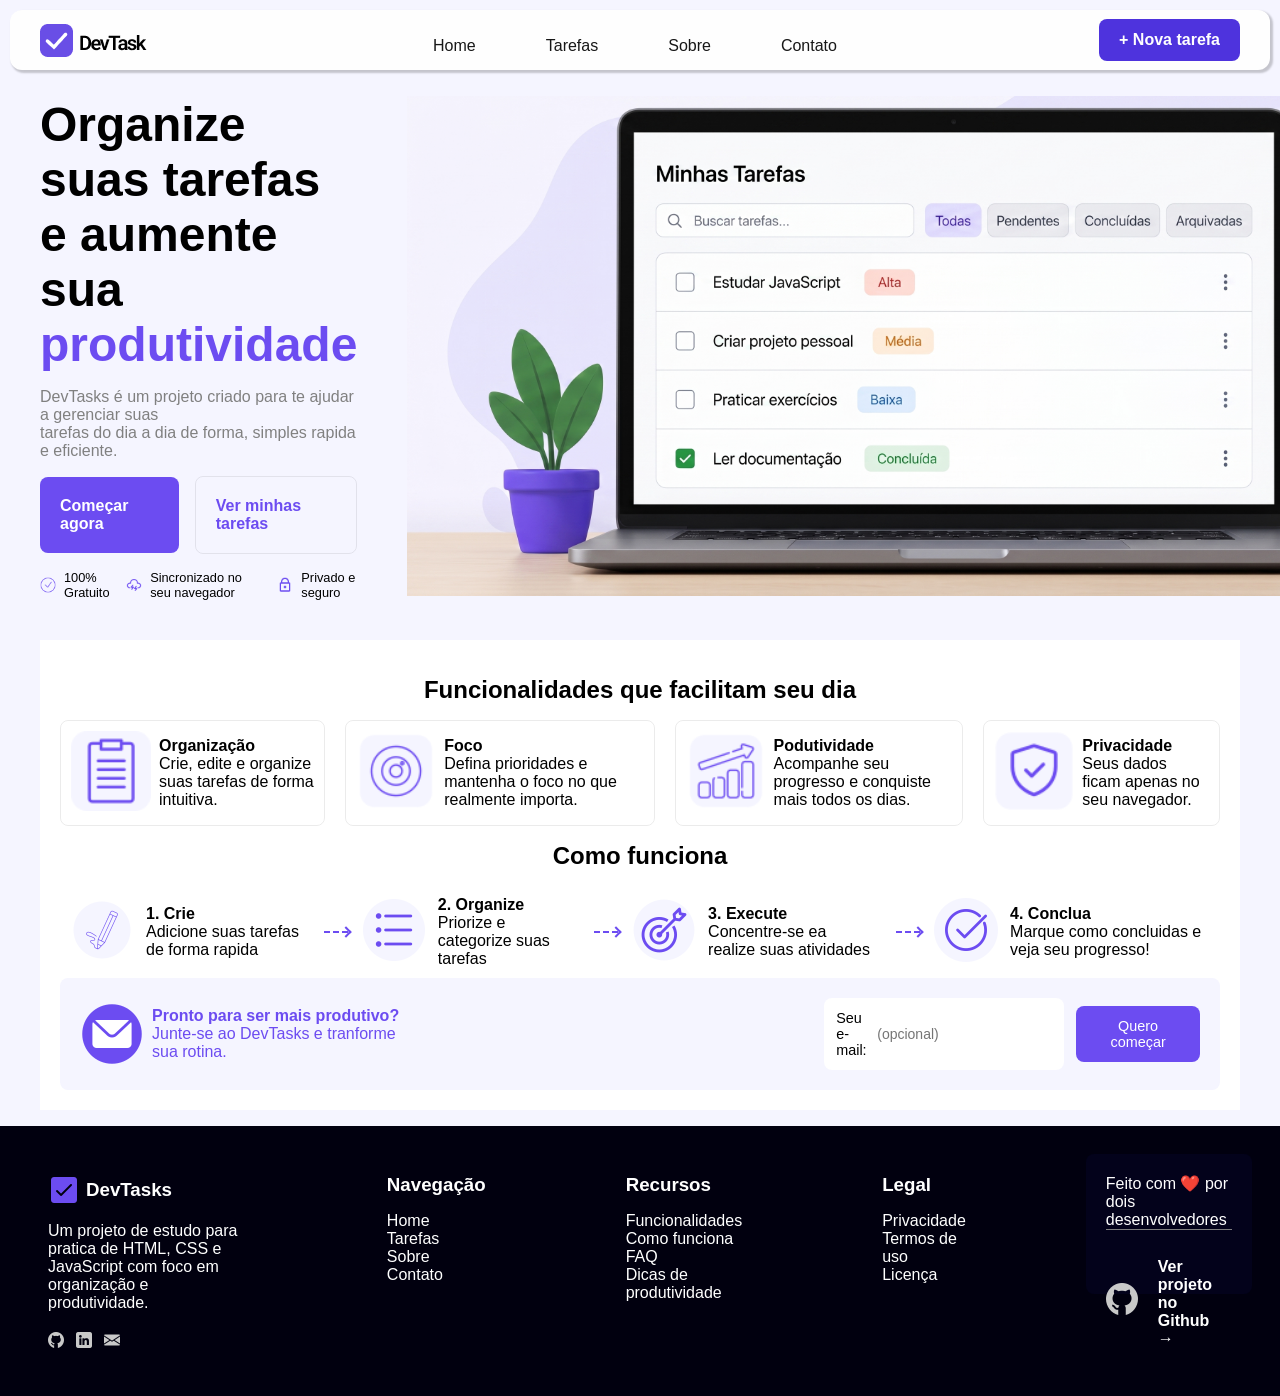
<file: index.html>
<!DOCTYPE html>
<html lang="pt-br">

<head>
    <meta charset="UTF-8">
    <meta name="viewport" content="width=device-width, initial-scale=1.0">
    <title>Projeto-maneger</title>
    <link rel="stylesheet" href="/css/reset.css" />
    <link rel="stylesheet" href="/css/variables.css" />
    <link rel="stylesheet" href="/css/style.css" />
    <link rel="stylesheet" href="../css/components.css" />
</head>

<body>
    <header class="cabecalho-principal">
        <div class="logo">
            <img src="../assets/icons/logo.png" alt="logo Dev task">
        </div>

        <nav class="menu-navegacao">
            <ul class="lista-links">
                <li class="item-link"><a href="../index.html" class="home">Home</a></li>
                <li class="item-link"><a href="/pages/tarefas.html" class="tarefas">Tarefas</a></li>
                <li class="item-link"><a href="#" class="sobre">Sobre</a></li>
                <li class="item-link"><a href="#" class="contato">Contato</a></li>
            </ul>

        </nav>
        <a class="btn-nova-tarefa" href="/pages/nova-tarefa.html">+ Nova tarefa</a>

    </header>

    <main class="conteudo-principal">
        <div class="conteudo-superior">
            <section class="conteudo">
                <h1>Organize suas tarefas <br> e aumente sua
                    <span class="destaque">produtividade</span>
                </h1>

                <p>DevTasks é um projeto criado para te ajudar a gerenciar suas <br> tarefas do dia a dia de forma,
                    simples rapida e eficiente.</p>

                <div class="botao-acao">
                    <a class="comecar-agora" href="#">Começar agora</a>
                    <a class="ver-minhas-tarefas" href="#">Ver minhas tarefas</a>
                </div>

                <div class="informacoes">
                    <span class="badge">
                        <img src="/assets/icons/check.png" alt="Icone de check">
                        100% Gratuito
                    </span>
                    <span class="badge">
                        <img src="/assets/icons/servidor.png" alt="Icone de nuvem">
                        Sincronizado no seu navegador
                    </span>
                    <span class="badge">
                        <img src="/assets/icons/cadeado.png" alt="Icone de cadeado">
                        Privado e seguro
                    </span>
                </div>
            </section>
            <section>
                <img src="./assets/images/computador-tarefas.jpg" alt="Interface Minhas Tarefas no Laptop">
            </section>
        </div>

        <div class="conteudo-inferior">
            <div class="funcionalidades">
                <h3>Funcionalidades que facilitam seu dia</h3>
                <div class="funcionalidades-box">
                    <div class="organizacao">
                        <section>
                            <img src="/assets/icons/prancheta.png" alt="Prancheta">
                        </section>
                        <section>
                            <h4>Organização</h4>
                            <span>Crie, edite e organize suas tarefas de forma intuitiva.</span>
                        </section>
                    </div>
                    <div class="foco">
                        <section>
                            <img src="/assets/icons/lente.png" alt="lente de foco">
                        </section>
                        <section>
                            <h4>Foco</h4>
                            <span>Defina prioridades e mantenha o foco no que realmente importa.</span>
                        </section>
                    </div>
                    <div class="produtividade">
                        <sectio>
                            <img src="/assets/icons/grafico.png" alt="grafico de produtividade">
                        </sectio>
                        <section>
                            <h4>Podutividade</h4>
                            <span>Acompanhe seu progresso e conquiste mais todos os dias.</span>
                        </section>
                    </div>
                    <div class="privacidade">
                        <sectio>
                            <img src="/assets/icons/escudo.png" alt="escudo de protecao">
                        </sectio>
                        <section>
                            <h4>Privacidade</h4>
                            <span>Seus dados ficam apenas no seu navegador.</span>
                        </section>
                    </div>
                </div>
            </div>



            <div class="como-funciona">
                <h3>Como funciona</h3>
                <div class="como-funciona-box">
                    <div class="crie">
                        <section>
                            <img src="/assets/icons/lapis-delineador.png" alt="lapis rabiscando">
                        </section>
                        <section>
                            <h4>1. Crie</h4>
                            <span>Adicione suas tarefas de forma rapida</span>
                        </section>
                    </div>
                    <div class="organize">
                        <section>
                            <img src="/assets/icons/barra-de-menu.png" alt="imagem do icone menu">
                        </section>
                        <section>
                            <h4>2. Organize</h4>
                            <span>Priorize e categorize suas tarefas</span>
                        </section>
                    </div>
                    <div class="execute">
                        <section>
                            <img src="/assets/icons/execute.png" alt="alvo com uma flecha no meio">
                        </section>
                        <section>
                            <h4>3. Execute</h4>
                            <span>Concentre-se ea realize suas atividades</span>
                        </section>
                    </div>
                    <div class="conclua">
                        <section>
                            <img src="/assets/icons/visto.png" alt="check">
                        </section>
                        <section>
                            <h4>4. Conclua</h4>
                            <span>Marque como concluidas e veja seu progresso!</span>
                        </section>
                    </div>
                </div>
            </div>
            <div class="caixa-email">
                <section class="pronto-para-produtividade">
                    <img src="/assets/icons/caixa-email.png" alt="caixa de e-mail">
                    <span>
                        <h4>Pronto para ser mais produtivo?</h4>
                        <div>Junte-se ao DevTasks e tranforme sua rotina.</div>
                    </span>
                </section>
                <section class="email-box">
                    <section class="email">
                        <label for="campo-email">Seu e-mail:</label>
                            <input 
                            type="email" 
                            id="campo-email" 
                            name="email" 
                            placeholder="(opcional)" 
                            required 
                            autocomplete="email">
                    </section>
                    <button class="quero-comecar" href="#">Quero começar</button>
                </section>
            </div>
        </div>
    </main>
    <footer class="rodape">
        <span class="dev">
            <span class="rodape-logo">
                <img src="/assets/icons/logo-check.png" alt="logo Dev tasks"> 
                <h3>DevTasks</h3>
            </span>
            <div>Um projeto de estudo para pratica de HTML, CSS e JavaScript com foco em organização e produtividade.</div>
            <span class="plataformas">
                <img src="/assets/icons/github.png" alt="logo do site github">
                <img src="/assets/icons/linkedin.png" alt="logo do linkedin">
                <img src="/assets/icons/o-email.png" alt="simbolo do e-mail">
            </span>
        </span>

        <span class="navegacao">
            <section>
                <h3>Navegação</h3>
            </section>
            <section>
                <div>Home</div>
                <div>Tarefas</div>
                <div>Sobre</div>
                <div>Contato</div>
            </section>
        </span>
        <span class="recursos">
            <h3>Recursos</h3>
            <div>Funcionalidades</div>
            <div>Como funciona</div>
            <div>FAQ</div>
            <div>Dicas de produtividade</div>
        </span>
        <span class="legalidade">
            <h3>Legal</h3>
            <div>Privacidade</div>
            <div>Termos de uso</div>
            <div>Licença</div>
        </span>
        <div class="feito">
            <section class="feito-com-amor">
                <span>Feito com ❤️ por dois desenvolvedores</span>
            </section>
            <section class="ver-projeto-box">
                <img src="/assets/icons/github.png" alt="icone do github">
                <a href="#" class="ver-projeto">Ver projeto no Github →</a>
            </section>
        </div>
    </footer>
</body>

</html>
</file>
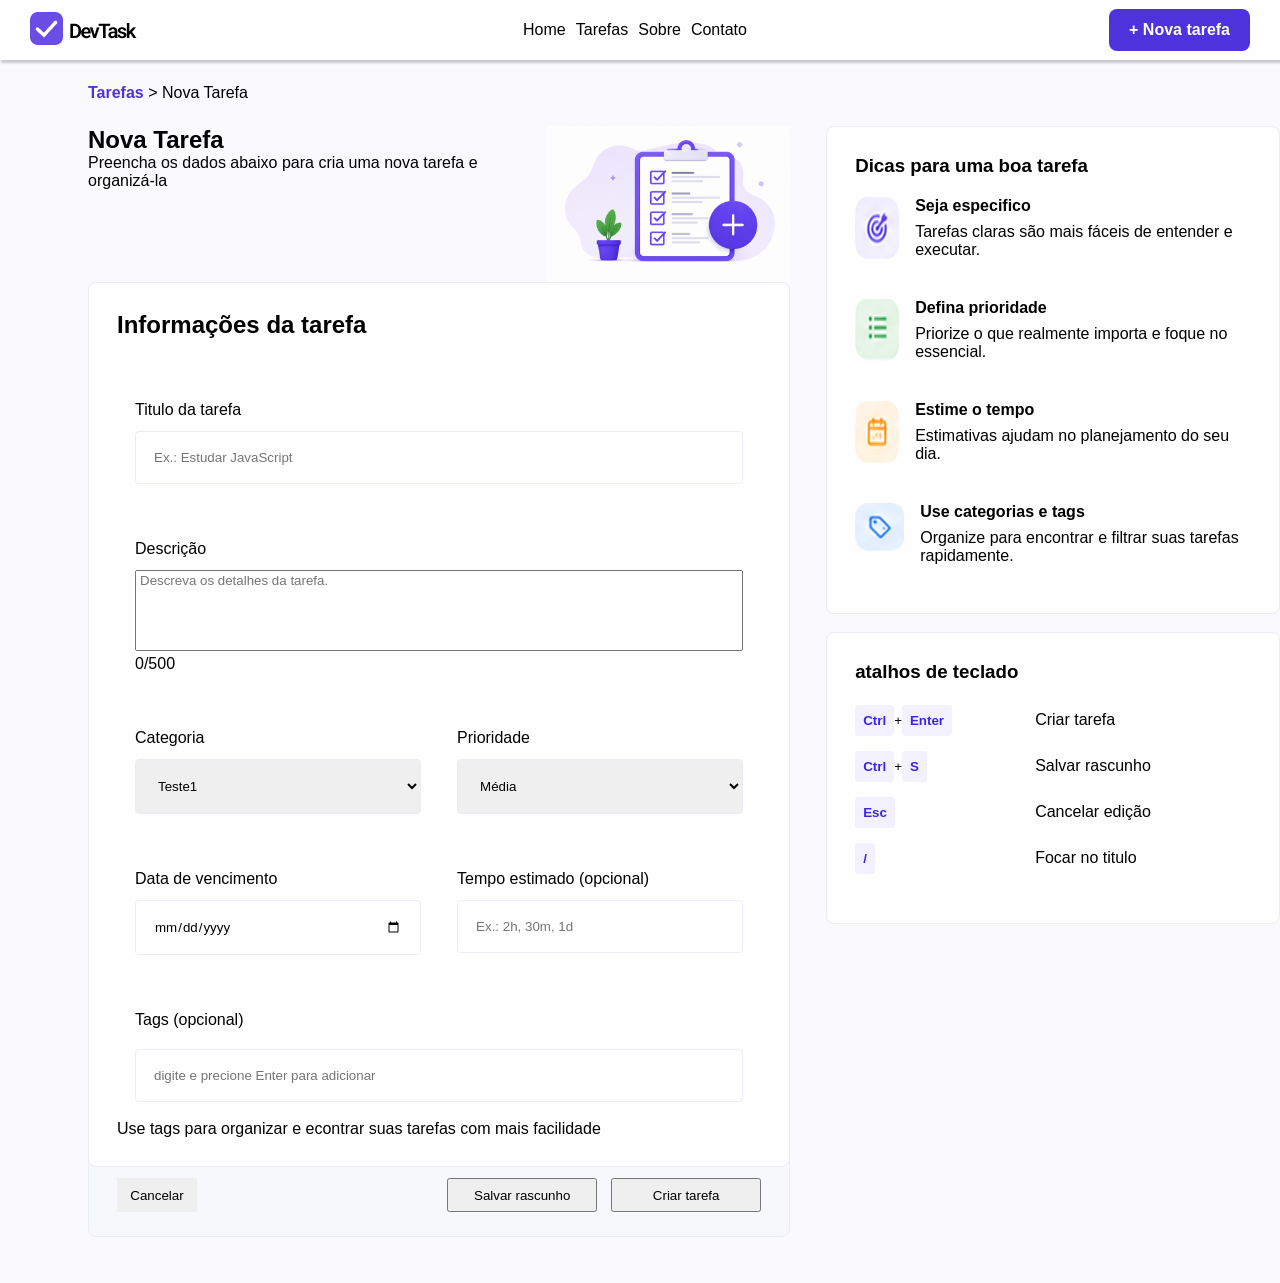
<file: pages/nova-tarefa.html>
<!DOCTYPE html>
<html lang="pt-br">

<head>
    <meta charset="UTF-8">
    <meta name="viewport" content="width=device-width, initial-scale=1.0">
    <link rel="stylesheet" href="../css/reset.css" />
    <link rel="stylesheet" href="../css/variables.css" />
    <link rel="stylesheet" href="../css/components.css" />
    <link rel="stylesheet" href="../css/nova-tarefa.css" />

    <title>Nova Tarefa</title>
</head>

<body>
    <header class="cabecalho-principal">
        <div class="logo">
            <img src="../assets/icons/logo.png" alt="logo Dev task">
        </div>

        <nav class="menu-navegacao">
            <ul class="lista-links">
                <li class="item-link"><a href="../index.html" class="home">Home</a></li>
                <li class="item-link"><a href="/pages/tarefas.html" class="tarefas">Tarefas</a></li>
                <li class="item-link"><a href="#" class="sobre">Sobre</a></li>
                <li class="item-link"><a href="#" class="contato">Contato</a></li>
            </ul>

        </nav>
        <a class="btn-nova-tarefa" href="nova-tarefa.html">+ Nova tarefa</a>

    </header>
    <div class="breadcrumb"><a href="./tarefas.html">Tarefas</a> > Nova Tarefa</div>
    <main class="conteudo-nova-tarefa">
        <section>
            <div class="main-form">
                <div class="titulo-nova-tarefa">
                    <div>
                        <h1>Nova Tarefa</h1>
                        <span>Preencha os dados abaixo para cria uma nova tarefa e organizá-la</span>
                    </div>
                    <img src="../assets/images/prancheta.png" alt="" height="156px" width="250px" />
                </div>
                <form class="formulario-nova-tarefa" id="formulario-nova-tarefa" novalidate>
                    <h2 class="titulo-principal-form">Informações da tarefa</h2>
                    <fieldset>
                        <label for="titulo-da-tarefa">Titulo da tarefa</label>
                        <input type="text" name="titulo-da-tarefa" id="titulo-da-tarefa"
                            placeholder="Ex.: Estudar JavaScript" required>
                        <span class="mensagem-erro"></span>
                    </fieldset>
                    <fieldset>
                        <label for="descricao">Descrição</label>
                        <textarea name="descricao" id="descricao" placeholder="Descreva os detalhes da tarefa." rows="5"
                            maxlength="500"></textarea>
                        <span id="contador">0/500</span>
                        <span id="alerta-limite"></span> 
                    </fieldset>
                    <div class="input-row">
                        <fieldset>
                            <label for="categoria">Categoria</label>
                            <select id="categoria" name="categoria" required>
                                <option value="Teste1">Teste1</option>
                                <option value="Teste2">Teste2</option>
                            </select>
                        </fieldset>
                        <fieldset>
                            <label for="prioridade">Prioridade</label>
                            <select id="prioridade" name="prioridade">
                                <option value="prioridade-media">Média</option>
                                <option value="prioridade-baixa">Baixa</option>
                                <option value="prioridade-alta">Alta</option>
                            </select>
                        </fieldset>
                    </div>
                    <div class="input-row">
                        <fieldset>
                            <label for="data-tarefa">Data de vencimento</label>
                            <input type="date" name="data-tarefa" id="data-tarefa" required>
                            <span class="mensagem-erro"></span>
                        </fieldset>
                        <fieldset>
                            <label for="tempo-estimado">Tempo estimado (opcional)</label>
                            <input type="text" id="tempo-estimado" name="tempo-estimado" placeholder="Ex.: 2h, 30m, 1d">
                        </fieldset>
                    </div>
                    <fieldset>
                        <label for="tags">Tags (opcional)</label>
                        <div class="tags-input">
                            <div class="tags-selecionadas"></div>

                            <input type="text" name="tag-tarefa" id="tags"
                                placeholder="digite e precione Enter para adicionar">
                        </div>
                        <div class="sugestoes-tags"></div>
                    </fieldset>
                    <span>Use tags para organizar e econtrar suas tarefas com mais facilidade</span>
                </form>
                <div class="btn-formulario">
                    <button>Cancelar</button>
                    <button>Salvar rascunho</button>
                    <button type="submit" form="formulario-nova-tarefa">Criar tarefa</button>
                </div>
            </div>
            <aside>
                <div class="dicas-tarefa">
                    <header>
                        <h3>Dicas para uma boa tarefa</h3>
                    </header>
                    <div class="dicas">
                        <img src="../assets/icons/alvo.png" alt="">
                        <div class="dica-conteudo">
                            <h4>Seja especifico</h4>
                            <span>Tarefas claras são mais fáceis de entender e executar.</span>
                        </div>
                    </div>
                    <div class="dicas">
                        <img src="../assets/icons/to-do.png" alt="">
                        <div class="dica-conteudo">
                            <h4>Defina prioridade</h4>
                            <span>Priorize o que realmente importa e foque no essencial.</span>
                        </div>
                    </div>
                    <div class="dicas">
                        <img src="../assets/icons/calendario.png" alt="">
                        <div class="dica-conteudo">
                            <h4>Estime o tempo</h4>
                            <span>Estimativas ajudam no planejamento do seu dia.</span>
                        </div>
                    </div>
                    <div class="dicas">
                        <img src="../assets/icons/tag.png" alt="tag-tarefa" height="48px">
                        <div class="dica-conteudo">
                            <h4>Use categorias e tags</h4>
                            <span>Organize para encontrar e filtrar suas tarefas rapidamente.</span>
                        </div>
                    </div>
                </div>
                <div class="atalhos-teclado">
                    <header>
                        <h3>atalhos de teclado</h3>
                    </header>
                    <div class="atalho-conteudo">
                        <button class="atalho-criar-tarefa" type="button"
                            aria-label="Criar nova tarefa. Atalho Ctrl mais Enter">
                            <span>
                                <kbd class="atalho-tecla">Ctrl</kbd><span>+</span><kbd class="atalho-tecla">Enter</kbd>
                            </span> </button>
                        <span class="atalho-texto">Criar tarefa</span>
                    </div>
                    <div class="atalho-conteudo">
                        <button class="atalho-criar-tarefa" type="button"
                            aria-label="Salvar rascunho. Atalho Ctrl mais S">
                            <span>
                                <kbd class="atalho-tecla">Ctrl</kbd><span>+</span><kbd class="atalho-tecla">S</kbd>
                            </span> </button>
                        <span class="atalho-texto">Salvar rascunho</span>
                    </div>
                    <div class="atalho-conteudo">
                        <button class="atalho-criar-tarefa" type="button" aria-label="Cancelar edição. Atalho Esc">
                            <span>
                                <kbd class="atalho-tecla">Esc</kbd>
                            </span> </button>
                        <span class="atalho-texto">Cancelar edição</span>
                    </div>
                    <div class="atalho-conteudo">
                        <button class="atalho-criar-tarefa" type="button" aria-label="Focar no titulo. Atalho /">
                            <span>
                                <kbd class="atalho-tecla">/</kbd>
                            </span> </button>
                        <span class="atalho-texto">Focar no titulo</span>
                    </div>
                </div>
            </aside>
        </section>
    </main>
    <script src="../js/nova-tarefa.js"></script>
</body>

</html>
</file>
<file: css/variables.css>
:root {
    --color-primary-500: #6C4CF1;

    --color-gray-900: #171717;
    --color-gray-500: #737373;
    --color-gray-200: #E5E5E5;
    --color-gray-50: #FAFAFA;
    --color-white: #FFFFFF;

    --color-success: #16A34A;
    --color-warning: #D97706;
    --color-danger: #DC2626;

    --spacing-1: 4px;
    --spacing-2: 8px;
    --spacing-3: 12px;
    --spacing-4: 16px;
    --spacing-6: 24px;
    --spacing-8: 32px;

    --radius-sm: 6px;
    --radius-md: 8px;
    --radius-lg: 12px;
    --radius-xl: 16px;

    --shadow-sm: 0 1px 2px rgba(0, 0, 0, .05);
    --shadow-md: 0 4px 12px rgba(0, 0, 0, .08);

    --transition-fast: 150ms;
    --transition-normal: 250ms;
}
</file>
<file: css/style.css>
@import url("variables.css");

body {
    background-color: #f5f5ff;
}

.cabecalho-principal {
    display: flex;
    justify-content: space-between;
    align-items: center;
    background-color: #FAFAFA;
    padding: 15px 30px;
    border-radius: 12px;
    margin: 10px;
    box-shadow: 0 1px 2px rgba(0, 0, 0, .05);
}

.logo {
    display: flex;
    align-items: center;
    gap: 10px;
}

.logo .icon {
    color: #FFFFFF;
    background-color: var(--color-primary-500);
    border-radius: 6px;
    padding: 8px 12px;
    font-size: 1.2rem;
}

.logo h1 {
    font-size: 1.5rem;
    color: #171717;
    margin: 0;
}

.menu-navegacao ul {
    display: flex;
    list-style-type: none;
    margin: 0;
    padding: 0;
    gap: 20px;
}

.menu-navegacao a {
    text-decoration: none;
    color:#171717;
    font-weight: 500;
    padding-bottom: 8px;
}

.nova-tarefa {
    background-color: var(--color-primary-500);
    color: #FFFFFF;
    border: none;
    border-radius: 8px;
    padding: 10px 20px;
    font-weight: 600px;
    cursor: pointer;
    display: flex;
    align-items: center;
    gap: 5px;
    font-size: 0.9rem;
    min-height: 40px;
}

.conteudo-principal {
    padding: 16px 40px;
    display: flex;
    flex-direction: column;
    gap: 12px;
}

.conteudo-superior {
    background-color: #f5f5ff;
    display: grid;
    grid-template-columns: 1fr 1fr;
    gap: 50px;
    align-items: center;
    padding-bottom: 28px;
    
    img {
        height: 500px;
        width: max-content;
    }
    
    
}

.conteudo {
    h1, p {
        padding-bottom: 16px;
    }
    .informacoes {
       padding-top: 16px; 
    }
}

.destaque {
    color: var(--color-primary-500);
}

h1 {
    font-size: 3.0rem;
}

p {
    font-size: 1.0rem;
    color: gray;
}

.botao-acao {
    display: flex;
    align-items: center;
    gap: 16px;

}

a {
    font-weight: bold;
    display: inline-block;
    text-decoration: none;
    padding: 20px;
    border-radius: 8px;
    
}

.comecar-agora {
    background-color: var(--color-primary-500);
    color: white;
}

.ver-minhas-tarefas {
    border: 1px solid rgba(0, 0, 0, .08);
    color: var(--color-primary-500);
}

.informacoes {
    display: flex;
    font-size: 0.8rem;
    gap: 16px;
}

.badge {
  display: inline-flex;
  align-items: center;
  gap: 8px; 
}

.badge img {
  width: 16px;
  height: 16px;
  object-fit: contain;
}

.conteudo-inferior {
    background-color: white;
    padding: 20px;
}


.conteudo-principal h3 {
    margin-top: 16px;
    margin-bottom: 16px;
    text-align: center;
    font-size: 1.5rem;
    
}



.funcionalidades-box {
    display: flex;
    justify-content: center;
    gap: 20px;
}

.organizacao {
    display: flex;
    align-items: center;
    border: 1px solid rgba(0, 0, 0, .08);
    border-radius: 8px;
    gap: 8px;
    padding: 10px;
    max-width: 350px;
}

.funcionalidades img {
    width: 80px;
}

.foco {
    display: flex;
    align-items: center;
    border: 1px solid rgba(0, 0, 0, .08);
    border-radius: 8px;
    gap: 8px;
    padding: 10px;
    max-width: 350px;
}

.produtividade {
    display: flex;
    align-items: center;
    border: 1px solid rgba(0, 0, 0, .08);
    border-radius: 8px;
    gap: 8px;
    padding: 10px;
    max-width: 350px;
}

.privacidade {
    display: flex;
    align-items: center;
    border: 1px solid rgba(0, 0, 0, .08);
    border-radius: 8px;
    gap: 8px;
    padding: 10px;
    max-width: 350px;
}

.como-funciona-box {
    display: flex;
    justify-content: center;
    gap: 40px;
}

.crie, .organize, .execute, .conclua {
    display: flex;
    align-items: center;
    gap: 12px;
    padding: 10px;
    max-width: 350px;
    position: relative;
}

.crie::after,
.organize::after,
.execute::after {
    content: '';
    position: absolute;
    right: -36px;
    top: 50%;
    width: 24px;
    border-top: 2px dashed var(--color-primary-500);
    transform: translateY(-50%);
}

.crie::before,
.organize::before,
.execute::before {
    content: '';
    position: absolute;
    right: -38px;            
    top: 50%;
    width: 6px;
    height: 6px;
    border-top: 2px solid var(--color-primary-500);
    border-right: 2px solid var(--color-primary-500);
    transform: translateY(-50%) rotate(45deg);
}

.caixa-email {
    background-color: #f5f5ff;
    display: flex;
    align-items: center;
    justify-content: center;
    padding: 20px;
    border-radius: 8px;
    gap: 400px;
}

.email-box {
    display: flex;
    align-items: center;
    gap: 12px;
}

.email {
    display: flex;
    background-color: white;
    padding: 12px;
    border-radius: 8px;
    gap: 8px;
}

.email label {
    font-size: 0.9rem;
}

.email input {
    flex: 1; 
    border: none;
    outline: none;
    background: transparent;
    font-size: 0.875rem;
    color: #111827;
}

.quero-comecar {
    background-color: var(--color-primary-500);
    color: white;
    padding: 12px 20px;
    border: none;
    cursor: pointer;
    border-radius: 8px;
    font-size: 0.9rem;
    
}

.pronto-para-produtividade {
    display: flex;
    align-items: center;
    gap: 8px;
    color: var(--color-primary-500);
}

.rodape {
    background-color: #01000f;
    color: white;
    display: flex;
    padding: 28px;
    justify-content: center;
    gap: 100px;
}

.rodape-logo {
    display: flex;
    align-items: center;
    gap: 6px;
}



.plataformas {
    display: flex;
    margin-top: 20px;
    height: 16px;
    gap: 12px;
}

.feito {
    background-color: rgb(3, 2, 27);
    border-radius: 8px;
    max-width: 300px;
    max-height: 140px;
    padding: 20px;
    margin-bottom: 10px;
}

.feito-com-amor {
    border-bottom: 1px solid gray;
}
.ver-projeto-box {
    display: flex;
    align-items: center;
}

.ver-projeto {
    margin-top: 8px;
    color: white;
    display: inline-block;
    text-decoration: none;
    gap: 8px;
    text-decoration: none;
}



.dev, .navegacao, .recursos, .legalidade {
    padding: 20px;
    max-width: 300px;
}

.rodape-logo, .navegacao h3, .recursos h3, .legalidade h3 {
    margin-bottom: 16px;
}
</file>
<file: css/components.css>
.cabecalho-principal {
    background-color: #FEFEFE;
    display: grid;
    grid-template-columns: 1fr auto 1fr;
    align-items: center;
    padding: 0 30px;
    min-height: 60px;
    box-shadow: 2px 2px 2px 1px rgba(0, 0, 0, 0.2);
}

.menu-navegacao {
    display: flex;
}

.lista-links {
    list-style: none;
    display: flex;
}

.item-link {
    margin-right: 10px;
}

a{
    text-decoration: none;
    color: black;
}

.btn-nova-tarefa {
    justify-self: end;
    display: inline-flex;
    align-items: center;
    justify-content: center;
    padding: 12px 20px;
    background-color: #4E33DD;
    color: #FEFEFE;
    border-radius: 8px;
    font-weight: 600;
    cursor: pointer;
}

/* breadcrum */
.breadcrumb {
    padding: 24px 88px;
}
.breadcrumb a{
    color: #4E33DD;
    font-weight: 600;
}
</file>
<file: css/nova-tarefa.css>
body {
    background-color: #FAF9FE;
}


.titulo-nova-tarefa {
    display: flex;
    justify-content: space-between;
}

.conteudo-nova-tarefa {
    margin-left: 88px;
}

/* formulario */

.formulario-nova-tarefa,
.dicas-tarefa,
.atalhos-teclado,
.btn-formulario {
    background-color: #FEFEFE;
    border-radius: 8px;
    border: 1px solid #EBEDF4;
    padding: 28px;
}

.titulo-principal-form {
    padding-bottom: 24px;
}

fieldset {
    border: none;
    margin-top: 20px;
}

textarea {
  resize: none;
  width: calc(100%);
  padding: 2px 4px;
}

#alerta-limite {
    display: flex;
    color: #d62626;
}

fieldset,
input,
select {
    width: calc(100%);
    padding: 18px;
}

.input-row {
    display: flex;
    justify-content: space-between;
}

input,
select {
    border-radius: 4px;
    border: 1px solid #EBEDF4;
    
}


label {
    display: block;
    margin-bottom: 12px;
}

.main-form {
    width: 70%;

}

.formulario-nova-tarefa {
    position: relative;
    z-index: 2;
}

section {
    display: flex;
    flex: 1;
    gap: 2.25rem;
    padding-bottom: 2rem;
}

.btn-formulario {
    display: grid;
    grid-template-columns: 5fr 1fr 1fr;
    gap: 14px;
    padding: 24px 28px;
    background-color: #F7F8FC;
    border-radius: 0px 0px 8px 8px;
    position: relative;
    top: -14px;
    z-index: 1;

    :first-child {
        width: 80px;
        border: none;
    }

    button {
        height: 34px;
        width: 150px;
    }
}

/* aside */


.dicas {
    display: flex;
    padding: 20px 0px;
}

.dica-conteudo {
    margin-left: 16px;
}

h4 {
    padding-bottom: 8px;
}

/* atalhos */
.atalhos-teclado {
    margin-top: 18px;
}

.atalhos-teclado>header {
    margin-bottom: 28px;
}

.atalho-criar-tarefa {
    border: none;
    background: transparent;
}

.atalho-conteudo {
    display: grid;
    grid-template-columns: 10px 1fr;
    align-items: center;
    padding-bottom: 28px;
    gap: 170px;
}

.atalho-tecla {
    padding: 8px;
    background-color: #F2F1FD;
    border-radius: 4px;
    color: #3E24E7;
    font-weight: 600;
}

/* error */
.mensagem-erro{
    color: #d62626;
    font-size: 12px;
    margin-top: 14px;
    max-width: 200px;
}

/*tags */
.tags-selecionadas {
    font-size: 8px;
    display: flex;
    gap: 14px;
    padding: 4px;
    
    .tag {
        background-color: #E2E1FD;
        border: 1px solid #cdcdcd;
        padding: 4px;
        border-radius: 8px;
    }

    button {
        margin-left: 4px;
        font-size: 8px;
        padding: 4px;
        border: 1px solid #cdcdcd;
        border-radius: 4px;
        background-color: #E2E1FD;
    }
}

.sugestoes-tags:not(:empty) {
    padding: 8px;
    margin-top: 2px;
    border: 1px solid #cdcdcd;
    border-radius: 4px;
    div {
        margin-top: 8px;
    }

}
</file>
